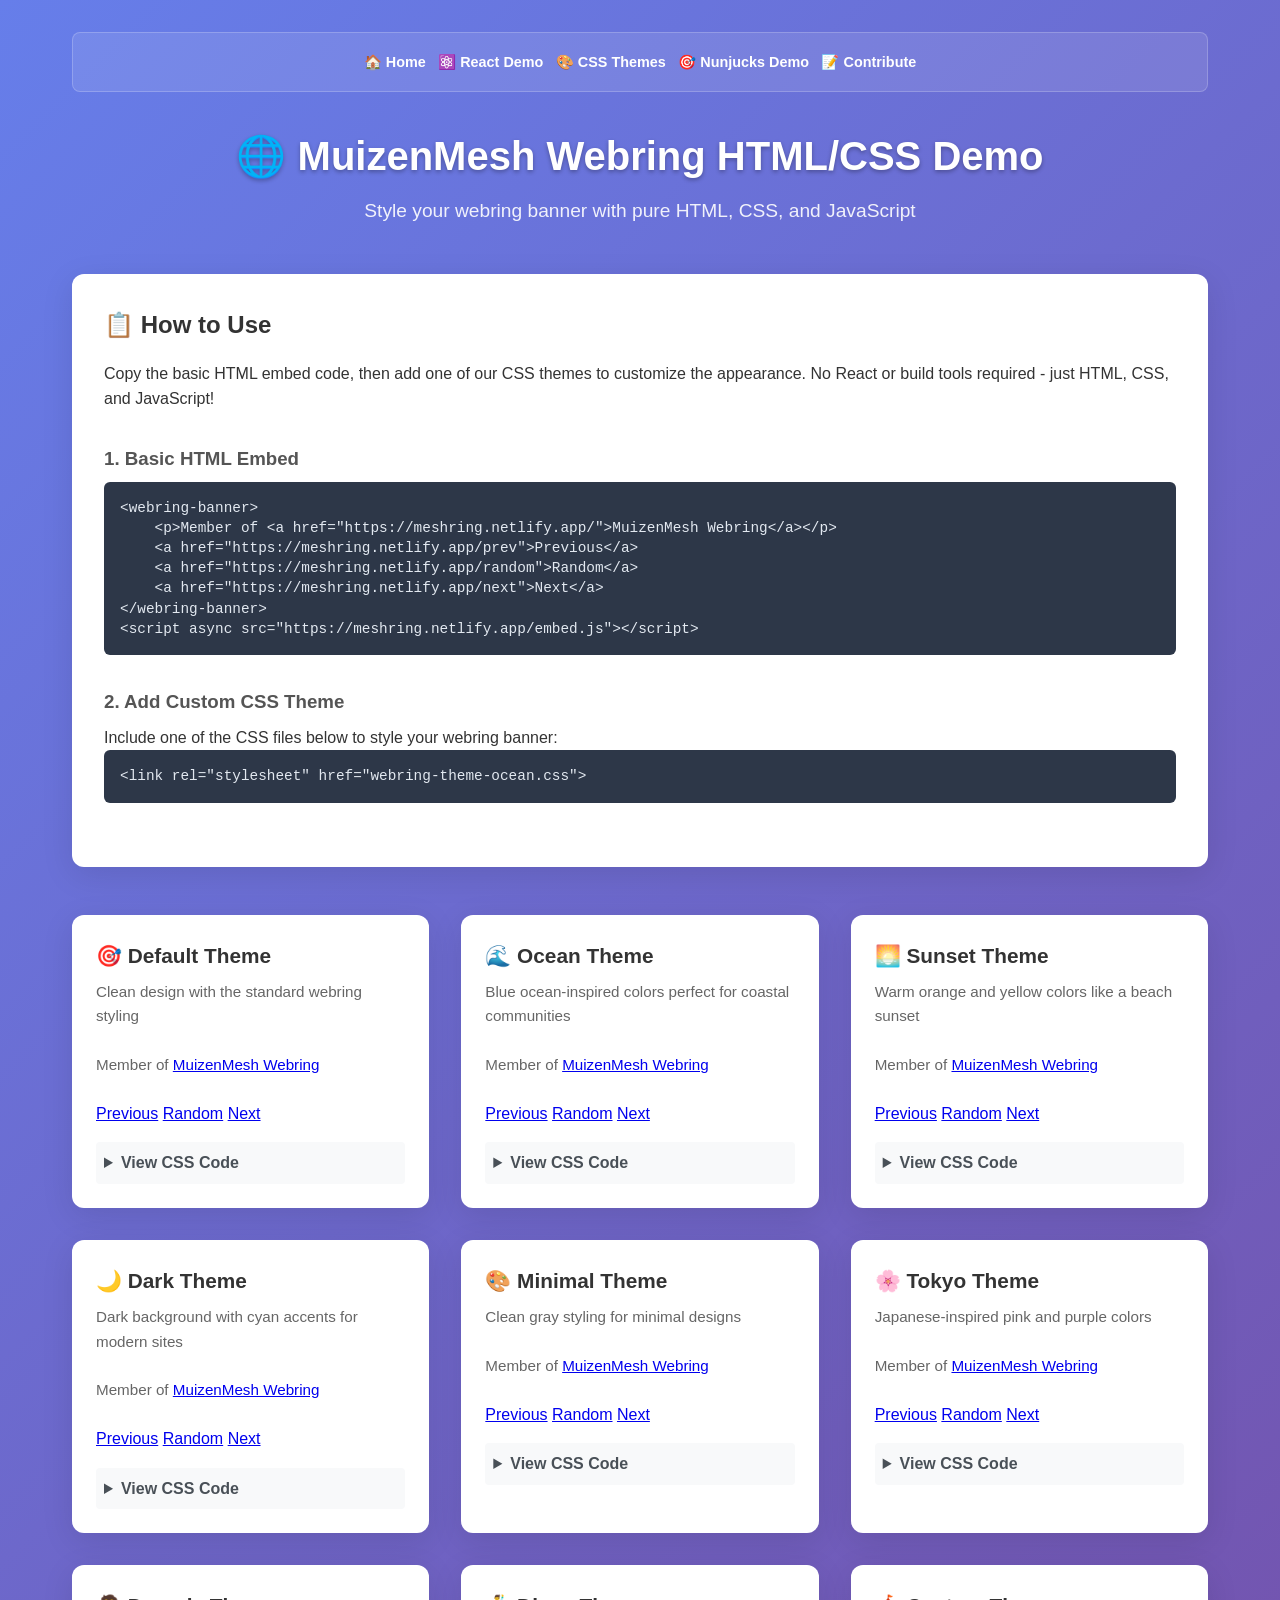
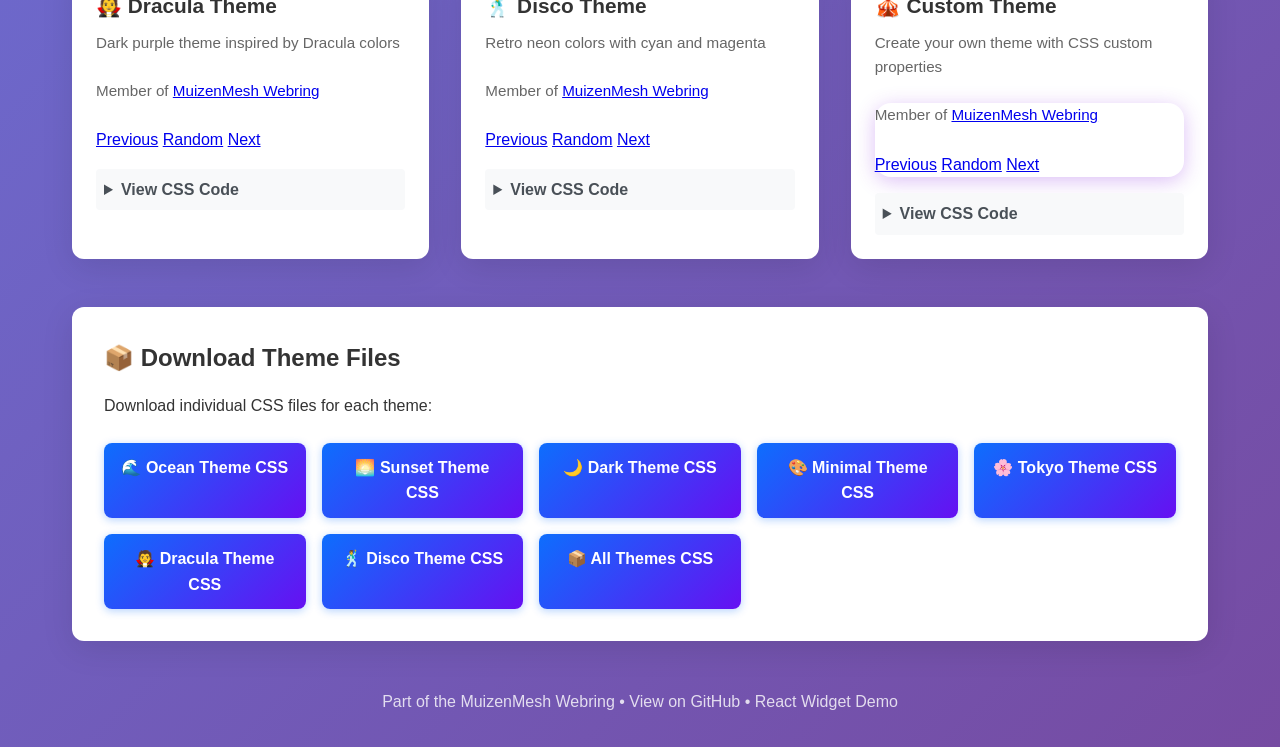
<file: html-demo/index.html>
<!DOCTYPE html>
<html lang="en">
<head>
    <meta charset="UTF-8">
    <meta name="viewport" content="width=device-width, initial-scale=1.0">
    <title>MuizenMesh Webring HTML/CSS Demo</title>
    <link rel="stylesheet" href="styles.css">
</head>
<body>
    <div class="container">
        <nav class="main-nav" style="text-align: center; margin-bottom: 2rem; padding: 1rem; background: rgba(255,255,255,0.1); border-radius: 0.5rem; border: 1px solid rgba(255,255,255,0.2);">
            <a href="/" style="margin: 0 0.25rem; text-decoration: none; font-weight: 600; color: white; font-size: 0.9rem;">🏠 Home</a>
            <a href="/demo/" style="margin: 0 0.25rem; text-decoration: none; font-weight: 600; color: white; font-size: 0.9rem;">⚛️ React Demo</a>
            <a href="/html-css-demo/" style="margin: 0 0.25rem; text-decoration: none; font-weight: 600; color: white; font-size: 0.9rem;">🎨 CSS Themes</a>
            <a href="/nunjucks-demo/" style="margin: 0 0.25rem; text-decoration: none; font-weight: 600; color: white; font-size: 0.9rem;">🎯 Nunjucks Demo</a>
            <a href="https://github.com/MuizenMesh/webring" style="margin: 0 0.25rem; text-decoration: none; font-weight: 600; color: white; font-size: 0.9rem;" target="_blank">📝 Contribute</a>
        </nav>
        
        <header class="header">
            <h1>🌐 MuizenMesh Webring HTML/CSS Demo</h1>
            <p>Style your webring banner with pure HTML, CSS, and JavaScript</p>
        </header>

        <div class="intro">
            <h2>📋 How to Use</h2>
            <p>
                Copy the basic HTML embed code, then add one of our CSS themes to customize the appearance. 
                No React or build tools required - just HTML, CSS, and JavaScript!
            </p>
            
            <div class="code-block">
                <h3>1. Basic HTML Embed</h3>
                <pre><code>&lt;webring-banner&gt;
    &lt;p&gt;Member of &lt;a href="https://meshring.netlify.app/"&gt;MuizenMesh Webring&lt;/a&gt;&lt;/p&gt;
    &lt;a href="https://meshring.netlify.app/prev"&gt;Previous&lt;/a&gt;
    &lt;a href="https://meshring.netlify.app/random"&gt;Random&lt;/a&gt;
    &lt;a href="https://meshring.netlify.app/next"&gt;Next&lt;/a&gt;
&lt;/webring-banner&gt;
&lt;script async src="https://meshring.netlify.app/embed.js"&gt;&lt;/script&gt;</code></pre>
            </div>

            <div class="code-block">
                <h3>2. Add Custom CSS Theme</h3>
                <p>Include one of the CSS files below to style your webring banner:</p>
                <pre><code>&lt;link rel="stylesheet" href="webring-theme-ocean.css"&gt;</code></pre>
            </div>
        </div>

        <div class="demo-grid">
            <div class="demo-card">
                <h3>🎯 Default Theme</h3>
                <p>Clean design with the standard webring styling</p>
                <div class="widget-container">
                    <webring-banner class="theme-default">
                        <p>Member of <a href="https://meshring.netlify.app/">MuizenMesh Webring</a></p>
                        <a href="https://meshring.netlify.app/prev">Previous</a>
                        <a href="https://meshring.netlify.app/random">Random</a>
                        <a href="https://meshring.netlify.app/next">Next</a>
                    </webring-banner>
                </div>
                <details class="code-details">
                    <summary>View CSS Code</summary>
                    <pre><code>/* No additional CSS needed - uses default styling */</code></pre>
                </details>
            </div>

            <div class="demo-card">
                <h3>🌊 Ocean Theme</h3>
                <p>Blue ocean-inspired colors perfect for coastal communities</p>
                <div class="widget-container">
                    <webring-banner class="theme-ocean">
                        <p>Member of <a href="https://meshring.netlify.app/">MuizenMesh Webring</a></p>
                        <a href="https://meshring.netlify.app/prev">Previous</a>
                        <a href="https://meshring.netlify.app/random">Random</a>
                        <a href="https://meshring.netlify.app/next">Next</a>
                    </webring-banner>
                </div>
                <details class="code-details">
                    <summary>View CSS Code</summary>
                    <pre><code>.theme-ocean {
  --webring-bg: #e3f2fd;
  --webring-border: #90caf9;
  --webring-text: #0d47a1;
  --webring-accent: #1976d2;
}</code></pre>
                </details>
            </div>

            <div class="demo-card">
                <h3>🌅 Sunset Theme</h3>
                <p>Warm orange and yellow colors like a beach sunset</p>
                <div class="widget-container">
                    <webring-banner class="theme-sunset">
                        <p>Member of <a href="https://meshring.netlify.app/">MuizenMesh Webring</a></p>
                        <a href="https://meshring.netlify.app/prev">Previous</a>
                        <a href="https://meshring.netlify.app/random">Random</a>
                        <a href="https://meshring.netlify.app/next">Next</a>
                    </webring-banner>
                </div>
                <details class="code-details">
                    <summary>View CSS Code</summary>
                    <pre><code>.theme-sunset {
  --webring-bg: #fff3e0;
  --webring-border: #ffcc02;
  --webring-text: #e65100;
  --webring-accent: #ff9800;
}</code></pre>
                </details>
            </div>

            <div class="demo-card">
                <h3>🌙 Dark Theme</h3>
                <p>Dark background with cyan accents for modern sites</p>
                <div class="widget-container">
                    <webring-banner class="theme-dark">
                        <p>Member of <a href="https://meshring.netlify.app/">MuizenMesh Webring</a></p>
                        <a href="https://meshring.netlify.app/prev">Previous</a>
                        <a href="https://meshring.netlify.app/random">Random</a>
                        <a href="https://meshring.netlify.app/next">Next</a>
                    </webring-banner>
                </div>
                <details class="code-details">
                    <summary>View CSS Code</summary>
                    <pre><code>.theme-dark {
  --webring-bg: #212529;
  --webring-border: #495057;
  --webring-text: #f8f9fa;
  --webring-accent: #0dcaf0;
}</code></pre>
                </details>
            </div>

            <div class="demo-card">
                <h3>🎨 Minimal Theme</h3>
                <p>Clean gray styling for minimal designs</p>
                <div class="widget-container">
                    <webring-banner class="theme-minimal">
                        <p>Member of <a href="https://meshring.netlify.app/">MuizenMesh Webring</a></p>
                        <a href="https://meshring.netlify.app/prev">Previous</a>
                        <a href="https://meshring.netlify.app/random">Random</a>
                        <a href="https://meshring.netlify.app/next">Next</a>
                    </webring-banner>
                </div>
                <details class="code-details">
                    <summary>View CSS Code</summary>
                    <pre><code>.theme-minimal {
  --webring-bg: #ffffff;
  --webring-border: #e9ecef;
  --webring-text: #6c757d;
  --webring-accent: #343a40;
}</code></pre>
                </details>
            </div>

            <div class="demo-card">
                <h3>🌸 Tokyo Theme</h3>
                <p>Japanese-inspired pink and purple colors</p>
                <div class="widget-container">
                    <webring-banner class="theme-tokyo">
                        <p>Member of <a href="https://meshring.netlify.app/">MuizenMesh Webring</a></p>
                        <a href="https://meshring.netlify.app/prev">Previous</a>
                        <a href="https://meshring.netlify.app/random">Random</a>
                        <a href="https://meshring.netlify.app/next">Next</a>
                    </webring-banner>
                </div>
                <details class="code-details">
                    <summary>View CSS Code</summary>
                    <pre><code>.theme-tokyo {
  --webring-bg: #fef7f0;
  --webring-border: #ff6b9d;
  --webring-text: #2d1b69;
  --webring-accent: #ff006e;
}</code></pre>
                </details>
            </div>

            <div class="demo-card">
                <h3>🧛 Dracula Theme</h3>
                <p>Dark purple theme inspired by Dracula colors</p>
                <div class="widget-container">
                    <webring-banner class="theme-dracula">
                        <p>Member of <a href="https://meshring.netlify.app/">MuizenMesh Webring</a></p>
                        <a href="https://meshring.netlify.app/prev">Previous</a>
                        <a href="https://meshring.netlify.app/random">Random</a>
                        <a href="https://meshring.netlify.app/next">Next</a>
                    </webring-banner>
                </div>
                <details class="code-details">
                    <summary>View CSS Code</summary>
                    <pre><code>.theme-dracula {
  --webring-bg: #282a36;
  --webring-border: #6272a4;
  --webring-text: #f8f8f2;
  --webring-accent: #bd93f9;
}</code></pre>
                </details>
            </div>

            <div class="demo-card">
                <h3>🕺 Disco Theme</h3>
                <p>Retro neon colors with cyan and magenta</p>
                <div class="widget-container">
                    <webring-banner class="theme-disco">
                        <p>Member of <a href="https://meshring.netlify.app/">MuizenMesh Webring</a></p>
                        <a href="https://meshring.netlify.app/prev">Previous</a>
                        <a href="https://meshring.netlify.app/random">Random</a>
                        <a href="https://meshring.netlify.app/next">Next</a>
                    </webring-banner>
                </div>
                <details class="code-details">
                    <summary>View CSS Code</summary>
                    <pre><code>.theme-disco {
  --webring-bg: #1a0033;
  --webring-border: #ff00ff;
  --webring-text: #ffffff;
  --webring-accent: #00ffff;
}</code></pre>
                </details>
            </div>

            <div class="demo-card">
                <h3>🎪 Custom Theme</h3>
                <p>Create your own theme with CSS custom properties</p>
                <div class="widget-container">
                    <webring-banner class="theme-custom">
                        <p>Member of <a href="https://meshring.netlify.app/">MuizenMesh Webring</a></p>
                        <a href="https://meshring.netlify.app/prev">Previous</a>
                        <a href="https://meshring.netlify.app/random">Random</a>
                        <a href="https://meshring.netlify.app/next">Next</a>
                    </webring-banner>
                </div>
                <details class="code-details">
                    <summary>View CSS Code</summary>
                    <pre><code>.theme-custom {
  --webring-bg: #f0f8ff;
  --webring-border: #9370db;
  --webring-text: #4b0082;
  --webring-accent: #8a2be2;
  border-radius: 1rem;
  box-shadow: 0 4px 20px rgba(138, 43, 226, 0.3);
}</code></pre>
                </details>
            </div>
        </div>

        <div class="download-section">
            <h2>📦 Download Theme Files</h2>
            <p>Download individual CSS files for each theme:</p>
            <div class="download-grid">
                <a href="themes/webring-theme-ocean.css" download class="download-btn">🌊 Ocean Theme CSS</a>
                <a href="themes/webring-theme-sunset.css" download class="download-btn">🌅 Sunset Theme CSS</a>
                <a href="themes/webring-theme-dark.css" download class="download-btn">🌙 Dark Theme CSS</a>
                <a href="themes/webring-theme-minimal.css" download class="download-btn">🎨 Minimal Theme CSS</a>
                <a href="themes/webring-theme-tokyo.css" download class="download-btn">🌸 Tokyo Theme CSS</a>
                <a href="themes/webring-theme-dracula.css" download class="download-btn">🧛 Dracula Theme CSS</a>
                <a href="themes/webring-theme-disco.css" download class="download-btn">🕺 Disco Theme CSS</a>
                <a href="themes/webring-all-themes.css" download class="download-btn">📦 All Themes CSS</a>
            </div>
        </div>

        <footer class="footer">
            <p>
                Part of the <a href="https://meshring.netlify.app/">MuizenMesh Webring</a> • 
                <a href="https://github.com/MuizenMesh/webring">View on GitHub</a> •
                <a href="/demo/">React Widget Demo</a>
            </p>
        </footer>
    </div>

    <script src="https://meshring.netlify.app/embed.js"></script>
</body>
</html>
</file>
<file: html-demo/styles.css>
/* MuizenMesh Webring HTML/CSS Demo Styles */

* {
    margin: 0;
    padding: 0;
    box-sizing: border-box;
}

body {
    font-family: -apple-system, BlinkMacSystemFont, 'Segoe UI', Roboto, Oxygen, Ubuntu, Cantarell, sans-serif;
    line-height: 1.6;
    color: #333;
    background: linear-gradient(135deg, #667eea 0%, #764ba2 100%);
    min-height: 100vh;
}

.container {
    max-width: 1200px;
    margin: 0 auto;
    padding: 2rem;
}

.header {
    text-align: center;
    margin-bottom: 3rem;
    color: white;
}

.header h1 {
    font-size: 2.5rem;
    margin-bottom: 0.5rem;
    text-shadow: 0 2px 4px rgba(0,0,0,0.3);
}

.header p {
    font-size: 1.2rem;
    opacity: 0.9;
}

.intro {
    background: white;
    border-radius: 12px;
    padding: 2rem;
    margin-bottom: 3rem;
    box-shadow: 0 8px 32px rgba(0,0,0,0.1);
}

.intro h2 {
    margin-bottom: 1rem;
    color: #333;
}

.code-block {
    margin: 2rem 0;
}

.code-block h3 {
    margin-bottom: 0.5rem;
    color: #555;
}

pre {
    background: #2d3748;
    color: #e2e8f0;
    padding: 1rem;
    border-radius: 6px;
    overflow-x: auto;
    font-size: 0.9rem;
    line-height: 1.4;
}

.demo-grid {
    display: grid;
    grid-template-columns: repeat(auto-fit, minmax(350px, 1fr));
    gap: 2rem;
    margin-bottom: 3rem;
}

.demo-card {
    background: white;
    border-radius: 12px;
    padding: 1.5rem;
    box-shadow: 0 8px 32px rgba(0,0,0,0.1);
    transition: transform 0.3s ease, box-shadow 0.3s ease;
}

.demo-card:hover {
    transform: translateY(-4px);
    box-shadow: 0 12px 48px rgba(0,0,0,0.15);
}

.demo-card h3 {
    margin-bottom: 0.5rem;
    color: #333;
    font-size: 1.3rem;
}

.demo-card p {
    margin-bottom: 1.5rem;
    color: #666;
    font-size: 0.95rem;
}

.widget-container {
    margin-bottom: 1rem;
}

.code-details {
    margin-top: 1rem;
}

.code-details summary {
    cursor: pointer;
    padding: 0.5rem;
    background: #f8f9fa;
    border-radius: 4px;
    font-weight: 600;
    color: #495057;
}

.code-details pre {
    margin-top: 0.5rem;
    font-size: 0.8rem;
}

.download-section {
    background: white;
    border-radius: 12px;
    padding: 2rem;
    margin-bottom: 3rem;
    box-shadow: 0 8px 32px rgba(0,0,0,0.1);
}

.download-section h2 {
    margin-bottom: 1rem;
    color: #333;
}

.download-grid {
    display: grid;
    grid-template-columns: repeat(auto-fit, minmax(200px, 1fr));
    gap: 1rem;
    margin-top: 1.5rem;
}

.download-btn {
    display: inline-block;
    padding: 0.75rem 1rem;
    background: linear-gradient(135deg, #0d6efd, #6610f2);
    color: white;
    text-decoration: none;
    border-radius: 8px;
    font-weight: 600;
    text-align: center;
    transition: all 0.3s ease;
    box-shadow: 0 2px 8px rgba(13, 110, 253, 0.3);
}

.download-btn:hover {
    transform: translateY(-2px);
    box-shadow: 0 4px 16px rgba(13, 110, 253, 0.4);
    text-decoration: none;
    color: white;
}

.footer {
    text-align: center;
    color: white;
    opacity: 0.8;
    margin-top: 3rem;
}

.footer a {
    color: white;
    text-decoration: none;
    font-weight: 500;
}

.footer a:hover {
    text-decoration: underline;
}

/* Webring Banner Theme Styles */

/* Ocean Theme */
.theme-ocean {
    --webring-bg: #e3f2fd;
    --webring-border: #90caf9;
    --webring-text: #0d47a1;
    --webring-accent: #1976d2;
}

/* Sunset Theme */
.theme-sunset {
    --webring-bg: #fff3e0;
    --webring-border: #ffcc02;
    --webring-text: #e65100;
    --webring-accent: #ff9800;
}

/* Dark Theme */
.theme-dark {
    --webring-bg: #212529;
    --webring-border: #495057;
    --webring-text: #f8f9fa;
    --webring-accent: #0dcaf0;
}

/* Minimal Theme */
.theme-minimal {
    --webring-bg: #ffffff;
    --webring-border: #e9ecef;
    --webring-text: #6c757d;
    --webring-accent: #343a40;
}

/* Custom Theme */
/* Tokyo Theme */
.theme-tokyo {
    --webring-bg: #fef7f0;
    --webring-border: #ff6b9d;
    --webring-text: #2d1b69;
    --webring-accent: #ff006e;
}

/* Dracula Theme */
.theme-dracula {
    --webring-bg: #282a36;
    --webring-border: #6272a4;
    --webring-text: #f8f8f2;
    --webring-accent: #bd93f9;
}

/* Disco Theme */
.theme-disco {
    --webring-bg: #1a0033;
    --webring-border: #ff00ff;
    --webring-text: #ffffff;
    --webring-accent: #00ffff;
}

.theme-custom {
    --webring-bg: #f0f8ff;
    --webring-border: #9370db;
    --webring-text: #4b0082;
    --webring-accent: #8a2be2;
    border-radius: 1rem !important;
    box-shadow: 0 4px 20px rgba(138, 43, 226, 0.3) !important;
}

/* Apply theme variables to webring banner */
webring-banner {
    display: block;
    margin: 1rem 0;
}

/* Since webring-banner uses Shadow DOM, we need to pass CSS custom properties */
/* The web component will read these CSS variables from the host element */

.theme-ocean {
    --webring-bg: #e3f2fd;
    --webring-border: #90caf9;
    --webring-text: #0d47a1;
    --webring-accent: #1976d2;
}

.theme-sunset {
    --webring-bg: #fff3e0;
    --webring-border: #ffcc02;
    --webring-text: #e65100;
    --webring-accent: #ff9800;
}

.theme-dark {
    --webring-bg: #212529;
    --webring-border: #495057;
    --webring-text: #f8f9fa;
    --webring-accent: #0dcaf0;
}

.theme-minimal {
    --webring-bg: #ffffff;
    --webring-border: #e9ecef;
    --webring-text: #6c757d;
    --webring-accent: #343a40;
}

.theme-custom {
    --webring-bg: #f0f8ff;
    --webring-border: #9370db;
    --webring-text: #4b0082;
    --webring-accent: #8a2be2;
}

/* Responsive adjustments */
@media (max-width: 768px) {
    .container {
        padding: 1rem;
    }
    
    .header h1 {
        font-size: 2rem;
    }
    
    .demo-grid {
        grid-template-columns: 1fr;
        gap: 1.5rem;
    }
    
    .download-grid {
        grid-template-columns: 1fr;
    }
}
</file>
